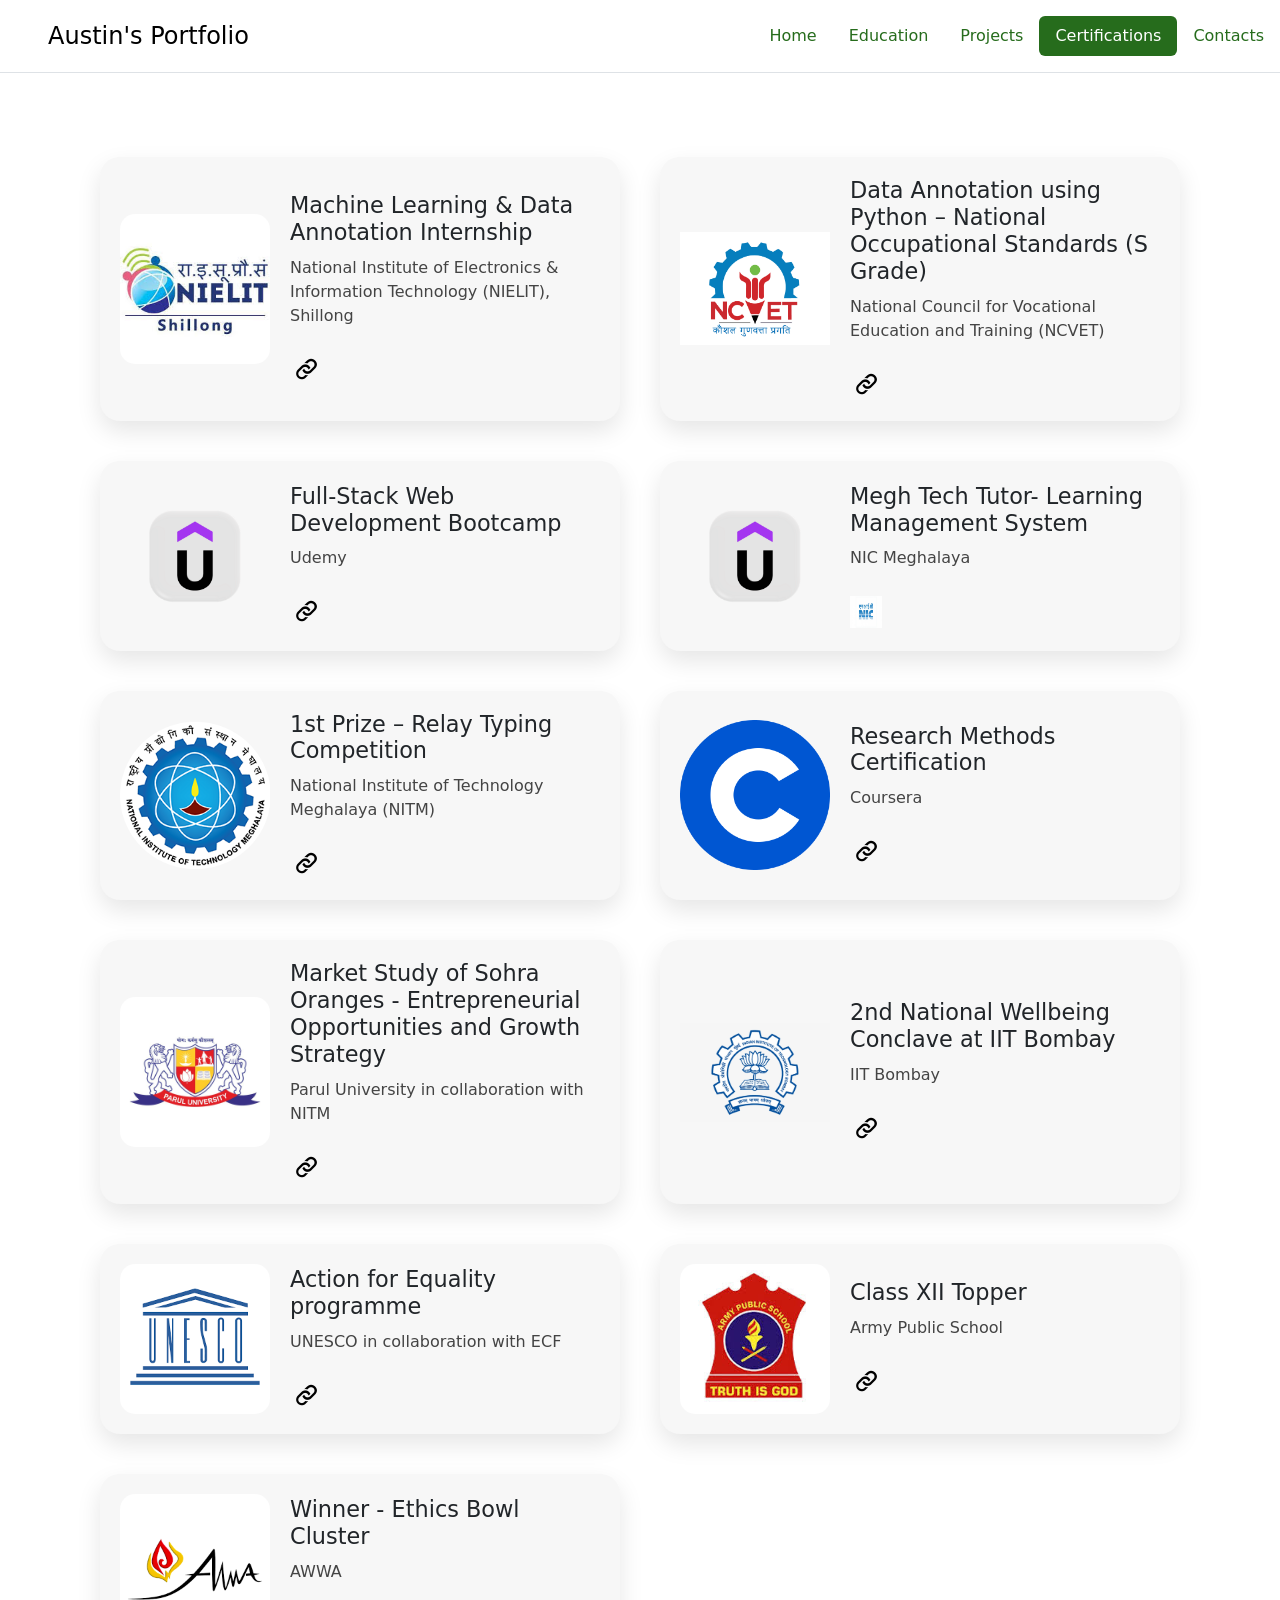
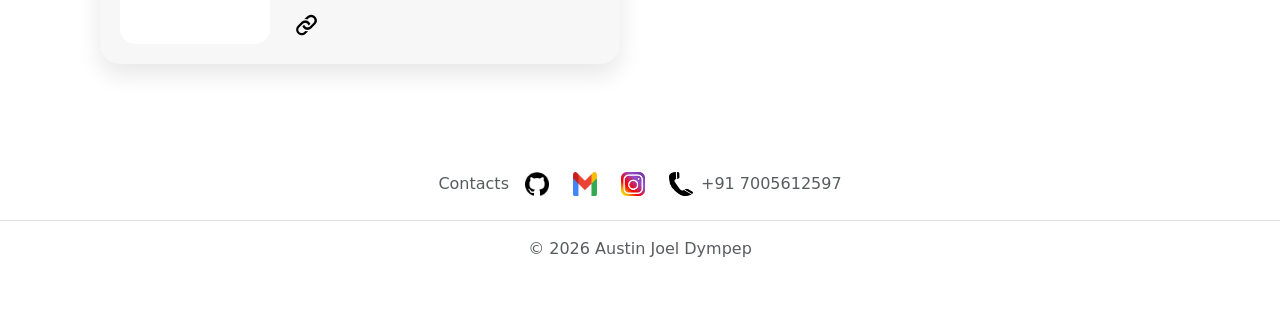
<file: certificates.html>
<!DOCTYPE html>
<html lang="en">

<head>
  <meta charset="UTF-8">
  <meta name="viewport" content="width=device-width, initial-scale=1.0">
  <title>Document</title>
  <link href="https://cdn.jsdelivr.net/npm/bootstrap@5.3.8/dist/css/bootstrap.min.css" rel="stylesheet"
    integrity="sha384-sRIl4kxILFvY47J16cr9ZwB07vP4J8+LH7qKQnuqkuIAvNWLzeN8tE5YBujZqJLB" crossorigin="anonymous">
  <link rel="stylesheet" href="./public/certificates.css">
</head>

<body>
  <!-- Header -->
  <header class="d-flex flex-wrap justify-content-center py-3 mb-4 border-bottom"> <a href="./index.html"
      class="d-flex align-items-center mb-3 mb-md-0 me-md-auto link-body-emphasis text-decoration-none"> <svg
        class="bi me-2" width="40" height="32" aria-hidden="true">
        <use xlink:href="#bootstrap"></use>
      </svg> <span class="fs-4">Austin's Portfolio</span> </a>
    <ul class="nav nav-pills">
      <li class="nav-item"><a href="./index.html" class="nav-link" aria-current="page">Home</a></li>
      <li class="nav-item"><a href="./education.html" class="nav-link">Education</a></li>
      <li class="nav-item"><a href="./projects.html" class="nav-link">Projects</a></li>
      <li class="nav-item"><a href="./certificates.html" class="nav-link active">Certifications</a></li>
      <li class="nav-item"><a href="./contacts.html" class="nav-link">Contacts</a></li>
    </ul>
  </header>

  <div class="grid-layout">
    <div class="grid-card">
      <div class="card-image img1"></div>
      <div class="card-text">
        <h2>Machine Learning & Data Annotation Internship</h2>
        <p>National Institute of Electronics & Information Technology (NIELIT), Shillong</p>
        <a href="./certifications/certificates/Certificate_NIELIT.pdf" target="_blank" class="cert-link">
          <img src="./public/images/link.png" alt="View Certificate">
        </a>
      </div>
    </div>

    <div class="grid-card">
      <div class="card-image img2"></div>
      <div class="card-text">
        <h2>Data Annotation using Python – National Occupational Standards (S Grade)</h2>
        <p>National Council for Vocational Education and Training (NCVET)</p>
        <a href="./certifications/certificates/Certificate_NCVET.pdf" target="_blank" class="cert-link">
          <img src="./public/images/link.png" alt="View Certificate">
        </a>
      </div>
    </div>

    <div class="grid-card">
      <div class="card-image img3"></div>
      <div class="card-text">
        <h2>Full-Stack Web Development Bootcamp</h2>
        <p>Udemy</p>
        <a href="./certifications/certificates/Certificate_WebDev.pdf" target="_blank" class="cert-link">
          <img src="./public/images/link.png" alt="View Certificate">
        </a>
      </div>
    </div>

    <div class="grid-card">
      <div class="card-image img3"></div>
      <div class="card-text">
        <h2>Megh Tech Tutor- Learning Management System</h2>
        <p>NIC Meghalaya</p>
        <a href="./certifications/certificates/Certificate_NIC.pdf" target="_blank" class="cert-link">
          <img src="./public/images/nic.jpeg" alt="View Certificate">
        </a>
      </div>
    </div>

    <div class="grid-card">
      <div class="card-image img4"></div>
      <div class="card-text">
        <h2>1st Prize – Relay Typing Competition</h2>
        <p>National Institute of Technology Meghalaya (NITM)</p>
        <a href="./certifications/certificates/Certificate_NITM.pdf" target="_blank" class="cert-link">
          <img src="./public/images/link.png" alt="View Certificate">
        </a>
      </div>
    </div>

    <div class="grid-card">
      <div class="card-image img5"></div>
      <div class="card-text">
        <h2>Research Methods Certification</h2>
        <p>Coursera</p>
        <a href="./certifications/certificates/Certificate_ResearchMethods.pdf" target="_blank" class="cert-link">
          <img src="./public/images/link.png" alt="View Certificate">
        </a>
      </div>
    </div>

    <div class="grid-card">
      <div class="card-image img6"></div>
      <div class="card-text">
        <h2>Market Study of Sohra Oranges - Entrepreneurial Opportunities and Growth Strategy</h2>
        <p>Parul University in collaboration with NITM</p>
        <a href="./certifications/certificates/Certificate_Parul.pdf" target="_blank" class="cert-link">
          <img src="./public/images/link.png" alt="View Certificate">
        </a>
      </div>
    </div>

    <div class="grid-card">
      <div class="card-image img7"></div>
      <div class="card-text">
        <h2>2nd National Wellbeing Conclave at IIT Bombay</h2>
        <p>IIT Bombay</p>
        <a href="./certifications/certificates/Certificate_IITB.pdf" target="_blank" class="cert-link">
          <img src="./public/images/link.png" alt="View Certificate">
        </a>
      </div>
    </div>

    <div class="grid-card">
      <div class="card-image img8"></div>
      <div class="card-text">
        <h2>Action for Equality programme</h2>
        <p>UNESCO in collaboration with ECF</p>
        <a href="./certifications/certificates/Certificate_SocialJustice.pdf" target="_blank" class="cert-link">
          <img src="./public/images/link.png" alt="View Certificate">
        </a>
      </div>
    </div>

    <div class="grid-card">
      <div class="card-image img9"></div>
      <div class="card-text">
        <h2>Class XII Topper</h2>
        <p>Army Public School</p>
        <a href="./certifications/certificates/Certificate_APS.pdf" target="_blank" class="cert-link">
          <img src="./public/images/link.png" alt="View Certificate">
        </a>
      </div>
    </div>

    <div class="grid-card">
      <div class="card-image img10"></div>
      <div class="card-text">
        <h2>Winner - Ethics Bowl Cluster</h2>
        <p>AWWA</p>
        <a href="./certifications/certificates/Certificate_AWWA.pdf" target="_blank" class="cert-link">
          <img src="./public/images/link.png" alt="View Certificate">
        </a>
      </div>
    </div>

  </div>



  <div class="divider"></div>

  <!-- footer -->
    <div class="container-footer">
        <footer class="py-3 my-4">
            <ul class="nav justify-content-center border-bottom pb-3 mb-3">
                <li class="nav-item"><a href="contacts.html" target="_blank" rel="noopener noreferrer" class="nav-link px-2 text-body-secondary">Contacts</a></li>
                <li class="nav-item"><a href="https://github.com/AustinJoel18" target="_blank" rel="noopener noreferrer" class="nav-link px-2 text-body-secondary"><img class="logo"
                            src="./public/images/github.png" alt="github-logo"></a></li>
                <li class="nav-item"><a href="https://mail.google.com/mail/u/0/#inbox?compose=CllgCJfqbkgqmgRdJVmsRWhfhshDDWdBLkDBKSkNbzBLBBJNMRsczLvvZpdwrvRCDxLFbMHsQkL" target="_blank" rel="noopener noreferrer" class="nav-link px-2 text-body-secondary"><img class="logo"
                            src="./public/images/gmail.png" alt="gmail-logo"></a></li>
                <li class="nav-item"><a href="https://www.instagram.com/austin_.joel?igsh=MXQ4eDZkbnhpNGNudw==" target="_blank" rel="noopener noreferrer" class="nav-link px-2 text-body-secondary"><img class="logo"
                            src="./public/images/instagram.png" alt="instagram-logo"></a></li>
                <li class="nav-item"><a href="#" class="nav-link px-2 text-body-secondary"><img class="logo"
                            src="./public/images/phone.png" alt="phone-logo">+91 7005612597</a></li>
            </ul>
            <p class="text-center text-body-secondary">© 2026 Austin Joel Dympep</p>
        </footer>
    </div>

  <script src="https://cdn.jsdelivr.net/npm/bootstrap@5.3.8/dist/js/bootstrap.bundle.min.js"
    integrity="sha384-FKyoEForCGlyvwx9Hj09JcYn3nv7wiPVlz7YYwJrWVcXK/BmnVDxM+D2scQbITxI"
    crossorigin="anonymous"></script>
</body>

</html>
</file>
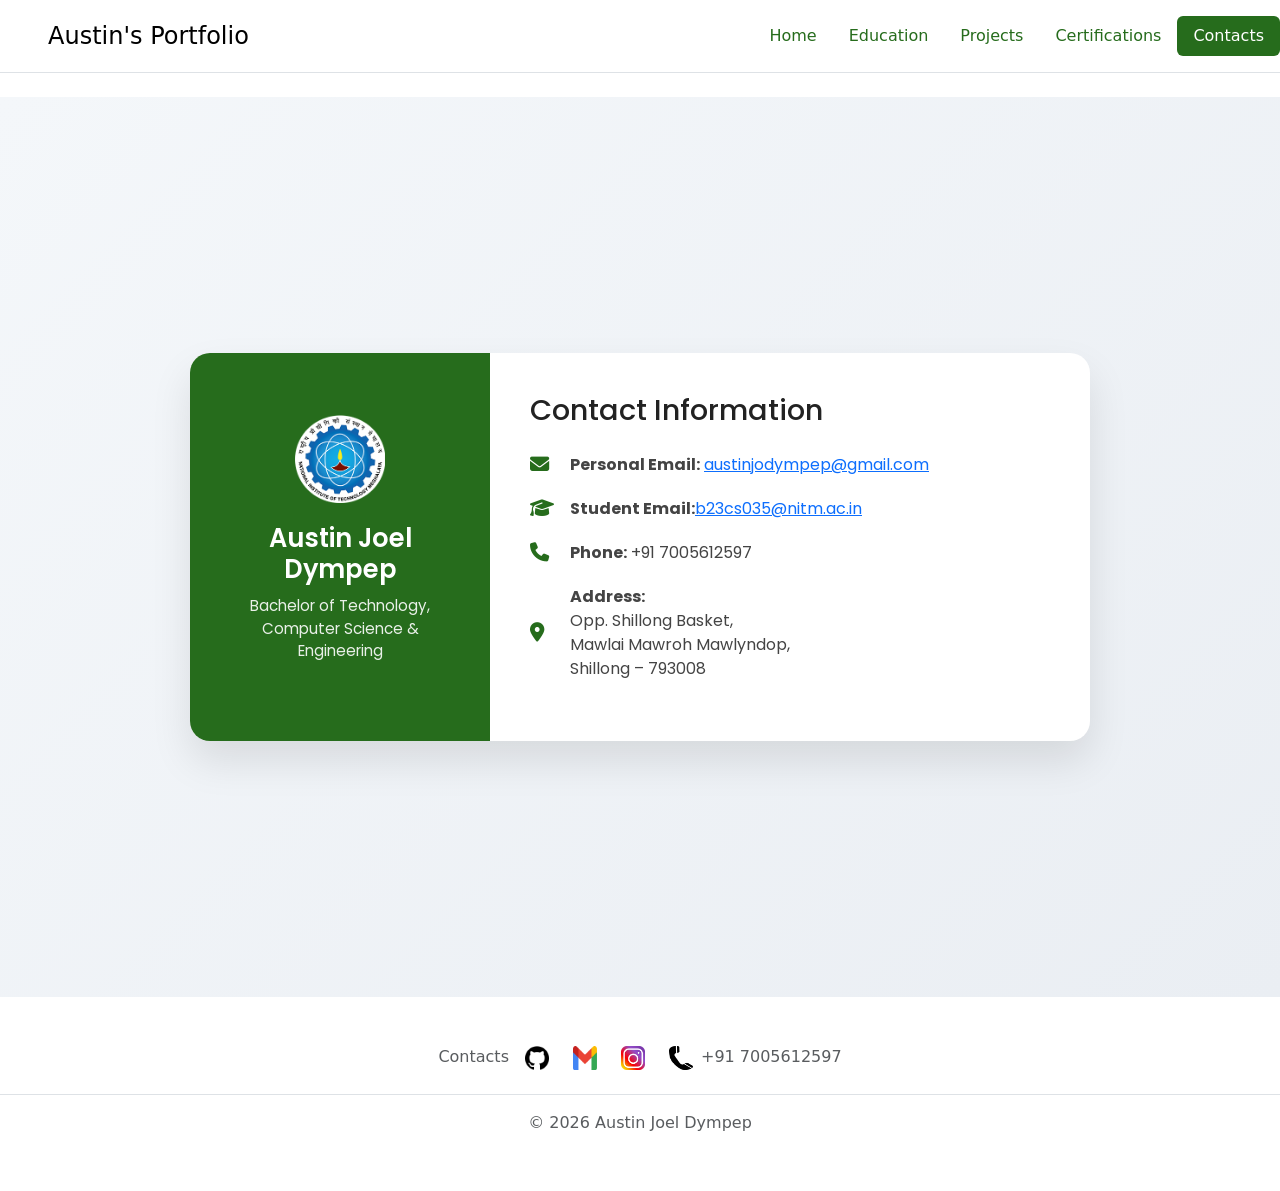
<file: contacts.html>
<!DOCTYPE html>
<html lang="en">

<head>
    <meta charset="UTF-8" />
    <meta name="viewport" content="width=device-width, initial-scale=1.0" />
    <title>Contact Details</title>

    <link href="https://cdn.jsdelivr.net/npm/bootstrap@5.3.8/dist/css/bootstrap.min.css" rel="stylesheet"
        integrity="sha384-sRIl4kxILFvY47J16cr9ZwB07vP4J8+LH7qKQnuqkuIAvNWLzeN8tE5YBujZqJLB" crossorigin="anonymous">
    <!-- Google Font -->
    <link href="https://fonts.googleapis.com/css2?family=Poppins:wght@300;400;600&display=swap" rel="stylesheet">

    <!-- Icons -->
    <link href="https://cdnjs.cloudflare.com/ajax/libs/font-awesome/6.5.0/css/all.min.css" rel="stylesheet">

    <link rel="stylesheet" href="./public/contacts.css" />
</head>

<body>
    <!-- Header -->
    <header class="d-flex flex-wrap justify-content-center py-3 mb-4 border-bottom"> <a href="./index.html"
            class="d-flex align-items-center mb-3 mb-md-0 me-md-auto link-body-emphasis text-decoration-none"> <svg
                class="bi me-2" width="40" height="32" aria-hidden="true">
                <use xlink:href="#bootstrap"></use>
            </svg> <span class="fs-4">Austin's Portfolio</span> </a>
        <ul class="nav nav-pills">
            <li class="nav-item"><a href="./index.html" class="nav-link" aria-current="page">Home</a></li>
            <li class="nav-item"><a href="./education.html" class="nav-link">Education</a></li>
            <li class="nav-item"><a href="./projects.html" class="nav-link">Projects</a></li>
            <li class="nav-item"><a href="./certificates.html" class="nav-link">Certifications</a></li>
            <li class="nav-item"><a href="./contacts.html" class="nav-link active">Contacts</a></li>
        </ul>
    </header>

    <div class="container-contact">
        <div class="contact-card">

            <!-- LEFT LOGO SECTION -->
            <div class="contact-logo">
                <!-- Replace with your logo -->
                <img src="./public/images/nitm.png" alt="Logo" />
                <h2>Austin Joel Dympep</h2>
                <p>Bachelor of Technology, Computer Science & Engineering</p>
            </div>

            <!-- RIGHT DETAILS SECTION -->
            <div class="contact-details">
                <h3>Contact Information</h3>

                <div class="contact-item">
                    <i class="fas fa-envelope"></i>
                    <span><strong>Personal Email:</strong> <a
                            href="https://mail.google.com/mail/u/0/#inbox?compose=CllgCJfqbkgqmgRdJVmsRWhfhshDDWdBLkDBKSkNbzBLBBJNMRsczLvvZpdwrvRCDxLFbMHsQkL" target="_blank" rel="noopener noreferrer">
                            austinjodympep@gmail.com</a></span>
                </div>

                <div class="contact-item">
                    <i class="fas fa-graduation-cap"></i>
                    <span><strong>Student Email:</strong><a
                            href="https://mail.google.com/mail/u/0/?tab=rm&ogbl#inbox?compose=CllgCJTGmjsVLGxSfGPKBTqkRBjWqstxhgMMRczBQxJqZqHKpHdjKDvsppwklBzfpQTqWQFQSgV" target="_blank" rel="noopener noreferrer">b23cs035@nitm.ac.in</a></span>
                </div>

                <div class="contact-item">
                    <i class="fas fa-phone"></i>
                    <span><strong>Phone:</strong> +91 7005612597</span>
                </div>

                <div class="contact-item">
                    <i class="fas fa-location-dot"></i>
                    <span>
                        <strong>Address:</strong><br />
                        Opp. Shillong Basket,<br />
                        Mawlai Mawroh Mawlyndop,<br />
                        Shillong – 793008
                    </span>
                </div>
            </div>

        </div>
    </div>

    <!-- footer -->
    <div class="container-footer">
        <footer class="py-3 my-4">
            <ul class="nav justify-content-center border-bottom pb-3 mb-3">
                <li class="nav-item"><a href="contacts.html" target="_blank" rel="noopener noreferrer" class="nav-link px-2 text-body-secondary">Contacts</a></li>
                <li class="nav-item"><a href="https://github.com/AustinJoel18" target="_blank" rel="noopener noreferrer" class="nav-link px-2 text-body-secondary"><img class="logo"
                            src="./public/images/github.png" alt="github-logo"></a></li>
                <li class="nav-item"><a href="https://mail.google.com/mail/u/0/#inbox?compose=CllgCJfqbkgqmgRdJVmsRWhfhshDDWdBLkDBKSkNbzBLBBJNMRsczLvvZpdwrvRCDxLFbMHsQkL" target="_blank" rel="noopener noreferrer" class="nav-link px-2 text-body-secondary"><img class="logo"
                            src="./public/images/gmail.png" alt="gmail-logo"></a></li>
                <li class="nav-item"><a href="https://www.instagram.com/austin_.joel?igsh=MXQ4eDZkbnhpNGNudw==" target="_blank" rel="noopener noreferrer" class="nav-link px-2 text-body-secondary"><img class="logo"
                            src="./public/images/instagram.png" alt="instagram-logo"></a></li>
                <li class="nav-item"><a href="#" class="nav-link px-2 text-body-secondary"><img class="logo"
                            src="./public/images/phone.png" alt="phone-logo">+91 7005612597</a></li>
            </ul>
            <p class="text-center text-body-secondary">© 2026 Austin Joel Dympep</p>
        </footer>
    </div>

    <script src="https://cdn.jsdelivr.net/npm/bootstrap@5.3.8/dist/js/bootstrap.bundle.min.js"
        integrity="sha384-FKyoEForCGlyvwx9Hj09JcYn3nv7wiPVlz7YYwJrWVcXK/BmnVDxM+D2scQbITxI"
        crossorigin="anonymous"></script>
</body>

</html>
</file>
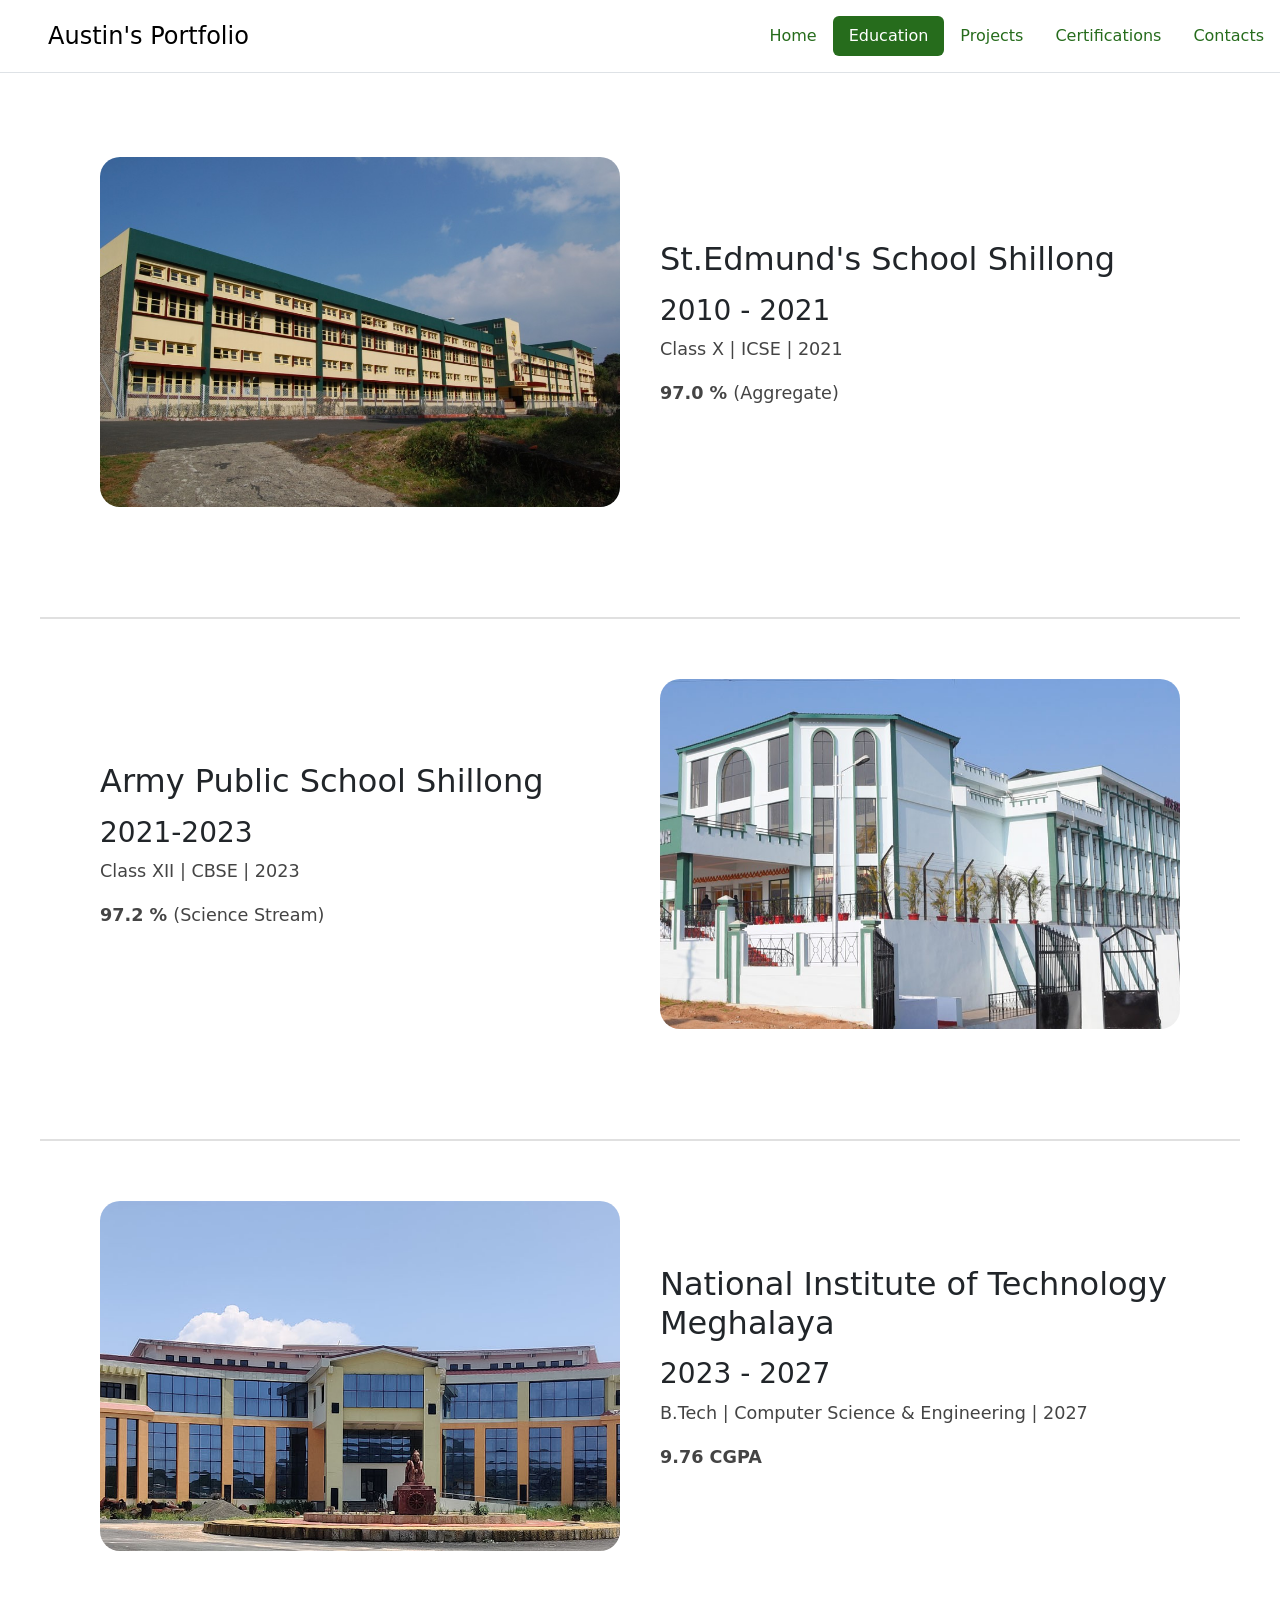
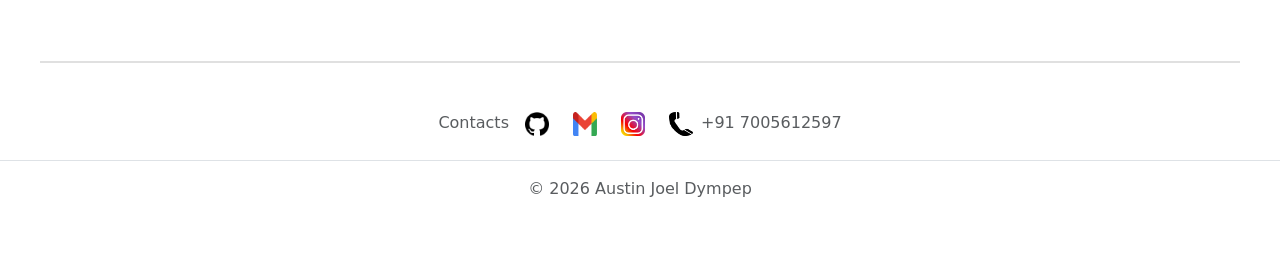
<file: education.html>
<!DOCTYPE html>
<html lang="en">

<head>
    <meta charset="UTF-8">
    <meta name="viewport" content="width=device-width, initial-scale=1.0">
    <title>Document</title>
    <link href="https://cdn.jsdelivr.net/npm/bootstrap@5.3.8/dist/css/bootstrap.min.css" rel="stylesheet"
        integrity="sha384-sRIl4kxILFvY47J16cr9ZwB07vP4J8+LH7qKQnuqkuIAvNWLzeN8tE5YBujZqJLB" crossorigin="anonymous">
    <link rel="stylesheet" href="./public/education.css">
</head>

<body>
    <header class="d-flex flex-wrap justify-content-center py-3 mb-4 border-bottom"> <a href="./index.html"
            class="d-flex align-items-center mb-3 mb-md-0 me-md-auto link-body-emphasis text-decoration-none"> <svg
                class="bi me-2" width="40" height="32" aria-hidden="true">
                <use xlink:href="#bootstrap"></use>
            </svg> <span class="fs-4">Austin's Portfolio</span> </a>
        <ul class="nav nav-pills">
            <li class="nav-item"><a href="./index.html" class="nav-link" aria-current="page">Home</a></li>
            <li class="nav-item"><a href="./education.html" class="nav-link active">Education</a></li>
            <li class="nav-item"><a href="./projects.html" class="nav-link">Projects</a></li>
            <li class="nav-item"><a href="./certificates.html" class="nav-link">Certifications</a></li>
            <li class="nav-item"><a href="./contacts.html" class="nav-link">Contacts</a></li>
        </ul>
    </header>

    <div class="side-layout">
        <div class="image-panel" style="background-image: url('./public/images/edmunds.jpg');"></div>
        <div class="text-panel">
            <h2>St.Edmund's School Shillong</h2>
            <h3>2010 - 2021</h3>
            <p>
                Class X | ICSE | 2021
            </p>
            <p>
                <b>97.0 % </b>(Aggregate)
            </p>
        </div>
    </div>

    <div class="divider"></div>

    <div class="side-layout">
        <div class="text-panel">
            <h2>Army Public School Shillong</h2>
            <h3>2021-2023</h3>
            <p>
                Class XII | CBSE | 2023
            </p>
            <p>
                <b>97.2 % </b>(Science Stream)
            </p>
        </div>
        <div class="image-panel" style="background-image: url('./public/images/aps.jpg');"></div>
    </div>

    <div class="divider"></div>

    <div class="side-layout">
        <div class="image-panel" style="background-image: url('./public/images/nitm.jpg');"></div>
        <div class="text-panel">
            <h2>National Institute of Technology Meghalaya</h2>
            <h3>2023 - 2027</h3>
            <p>
                B.Tech | Computer Science & Engineering | 2027
            </p>
            <p>
                <b>9.76 CGPA</b>
            </p>
        </div>
    </div>

    <div class="divider"></div>

    <!-- footer -->
    <div class="container-footer">
        <footer class="py-3 my-4">
            <ul class="nav justify-content-center border-bottom pb-3 mb-3">
                <li class="nav-item"><a href="contacts.html" target="_blank" rel="noopener noreferrer" class="nav-link px-2 text-body-secondary">Contacts</a></li>
                <li class="nav-item"><a href="https://github.com/AustinJoel18" target="_blank" rel="noopener noreferrer" class="nav-link px-2 text-body-secondary"><img class="logo"
                            src="./public/images/github.png" alt="github-logo"></a></li>
                <li class="nav-item"><a href="https://mail.google.com/mail/u/0/#inbox?compose=CllgCJfqbkgqmgRdJVmsRWhfhshDDWdBLkDBKSkNbzBLBBJNMRsczLvvZpdwrvRCDxLFbMHsQkL" target="_blank" rel="noopener noreferrer" class="nav-link px-2 text-body-secondary"><img class="logo"
                            src="./public/images/gmail.png" alt="gmail-logo"></a></li>
                <li class="nav-item"><a href="https://www.instagram.com/austin_.joel?igsh=MXQ4eDZkbnhpNGNudw==" target="_blank" rel="noopener noreferrer" class="nav-link px-2 text-body-secondary"><img class="logo"
                            src="./public/images/instagram.png" alt="instagram-logo"></a></li>
                <li class="nav-item"><a href="#" class="nav-link px-2 text-body-secondary"><img class="logo"
                            src="./public/images/phone.png" alt="phone-logo">+91 7005612597</a></li>
            </ul>
            <p class="text-center text-body-secondary">© 2026 Austin Joel Dympep</p>
        </footer>
    </div>


    <script src="https://cdn.jsdelivr.net/npm/bootstrap@5.3.8/dist/js/bootstrap.bundle.min.js"
        integrity="sha384-FKyoEForCGlyvwx9Hj09JcYn3nv7wiPVlz7YYwJrWVcXK/BmnVDxM+D2scQbITxI"
        crossorigin="anonymous"></script>
</body>

</html>
</file>
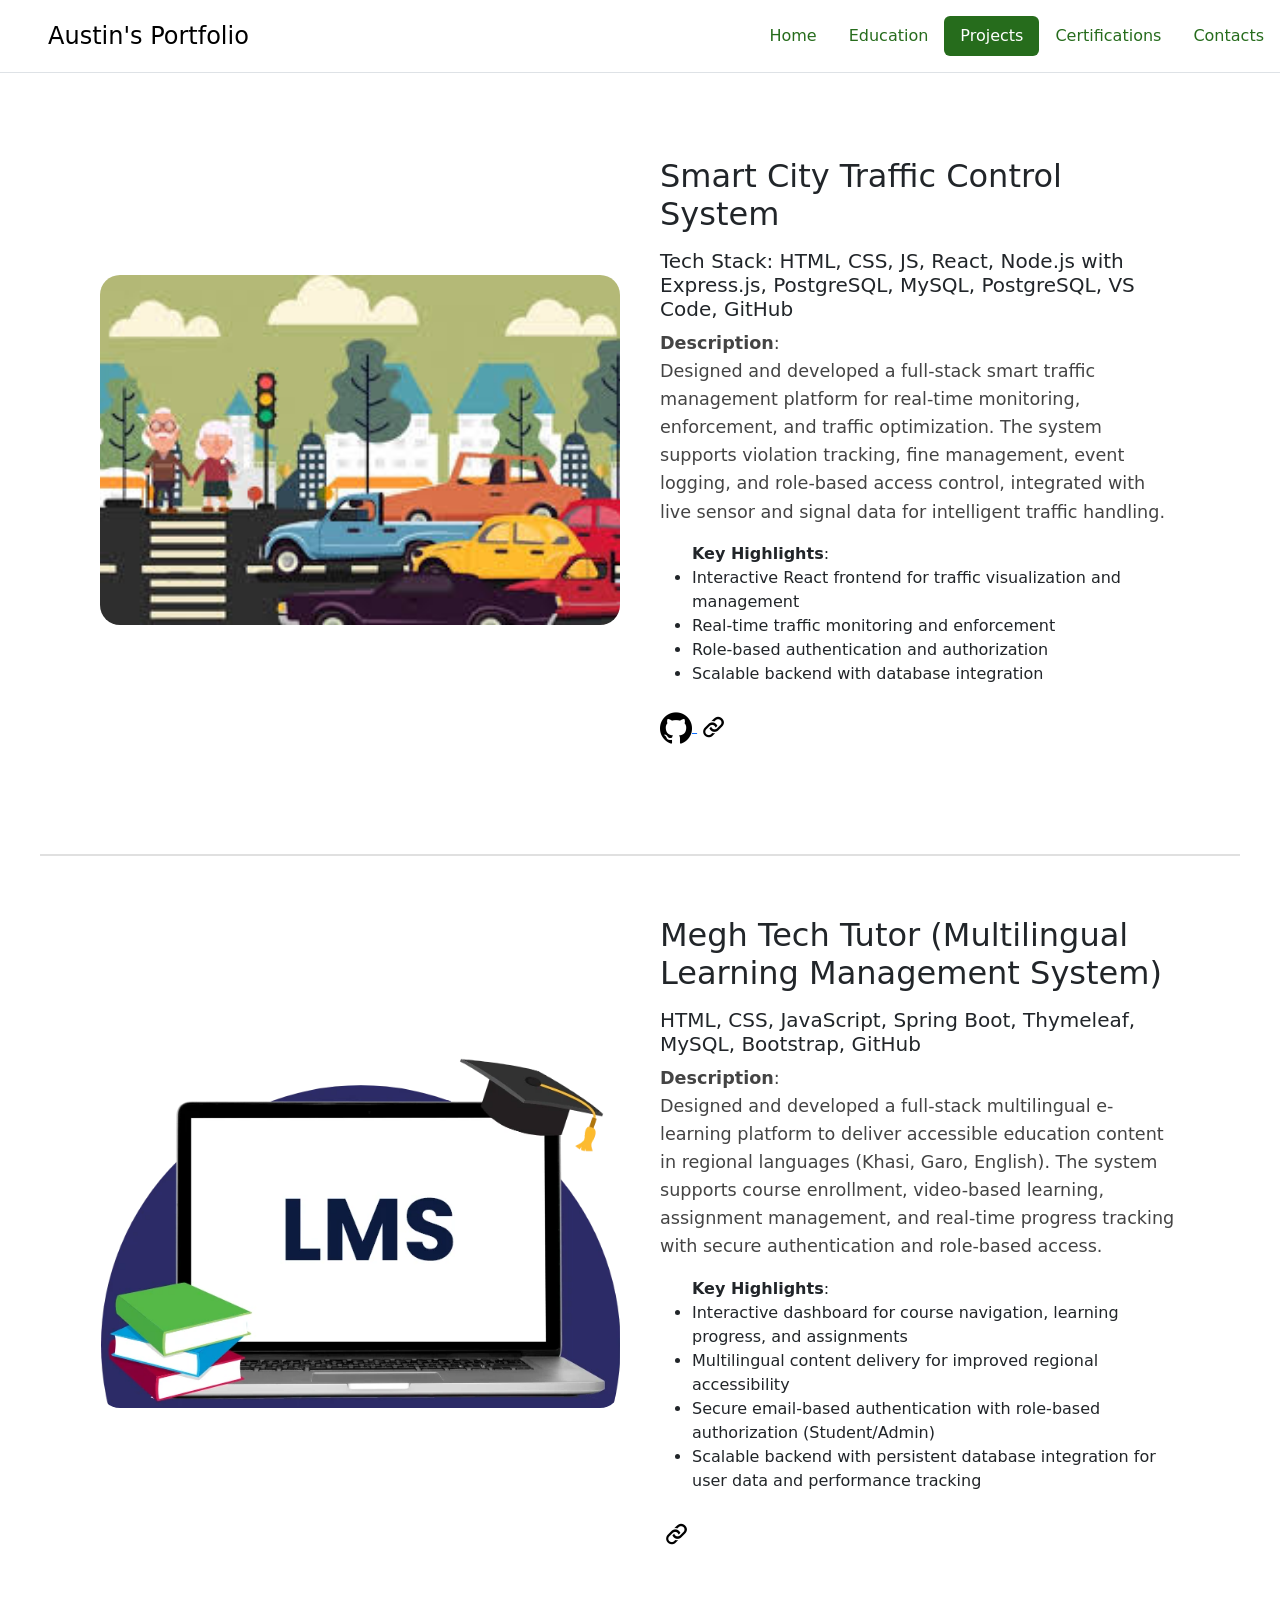
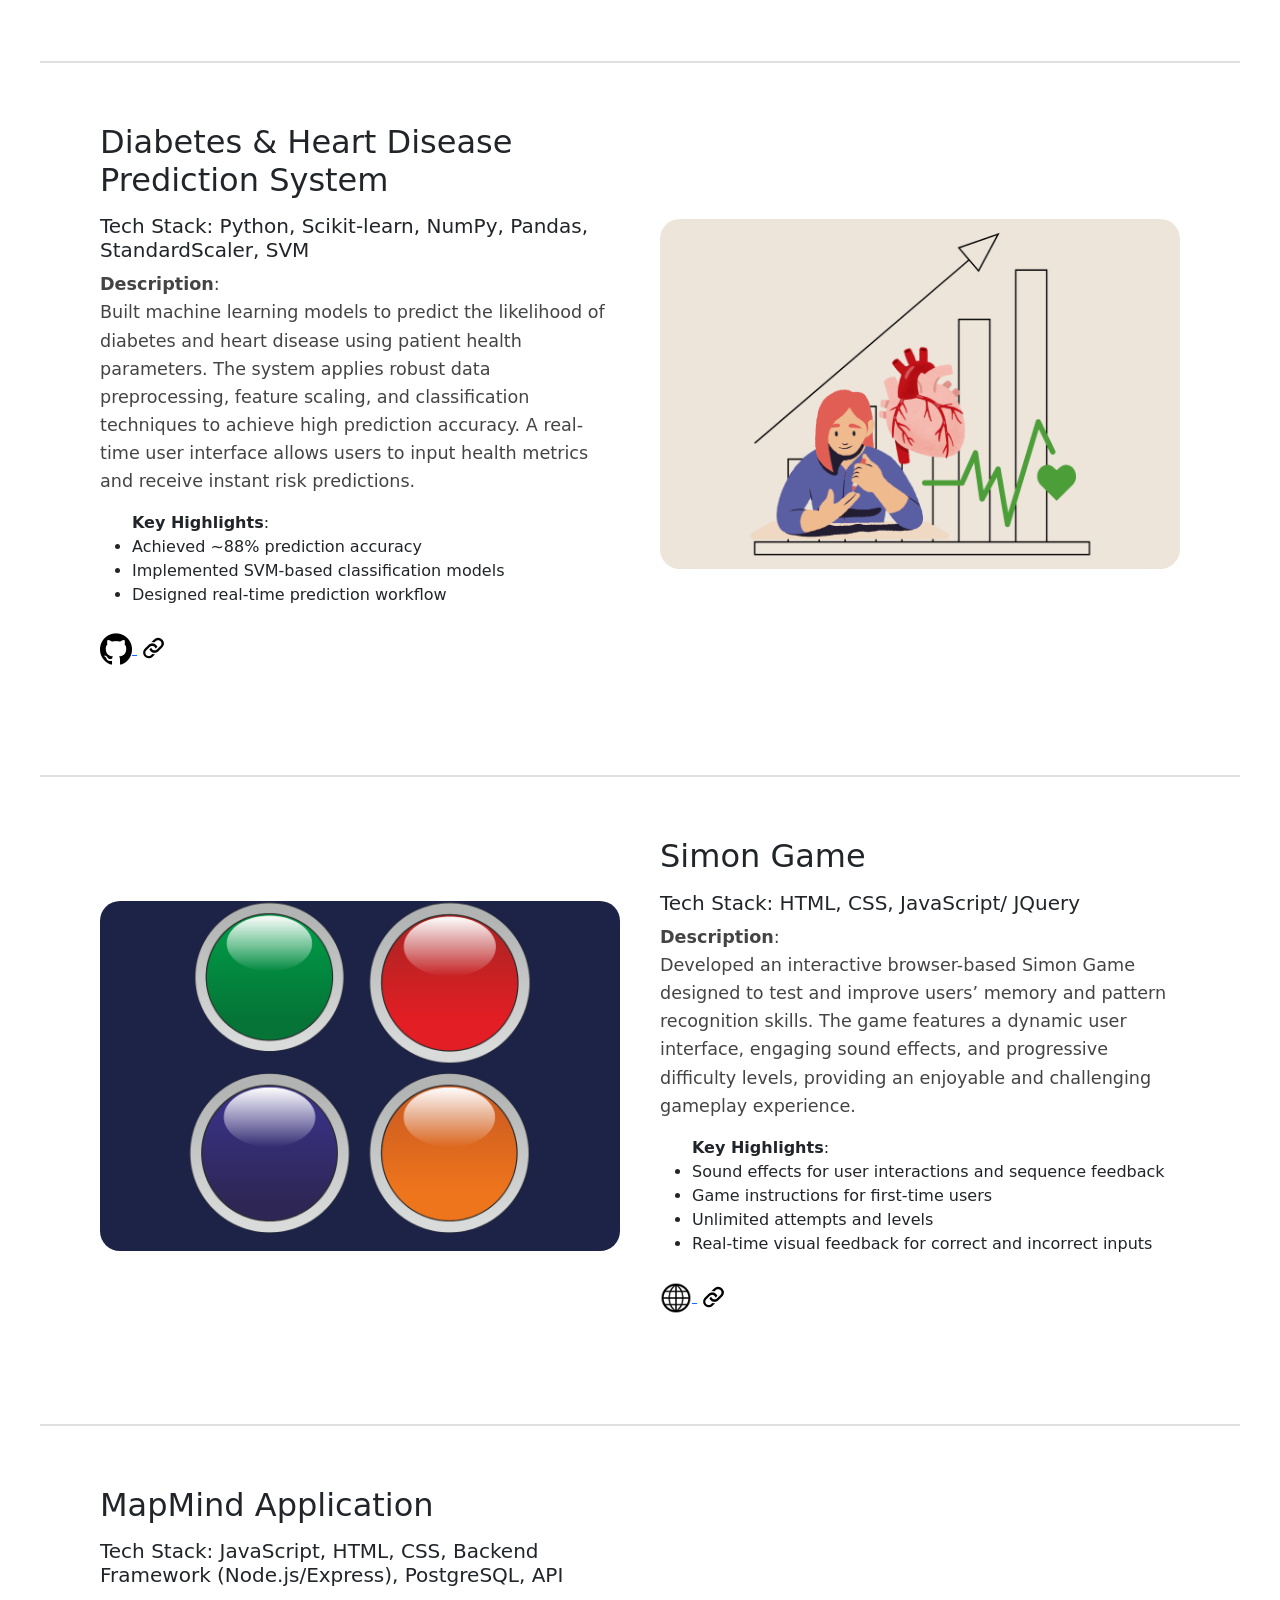
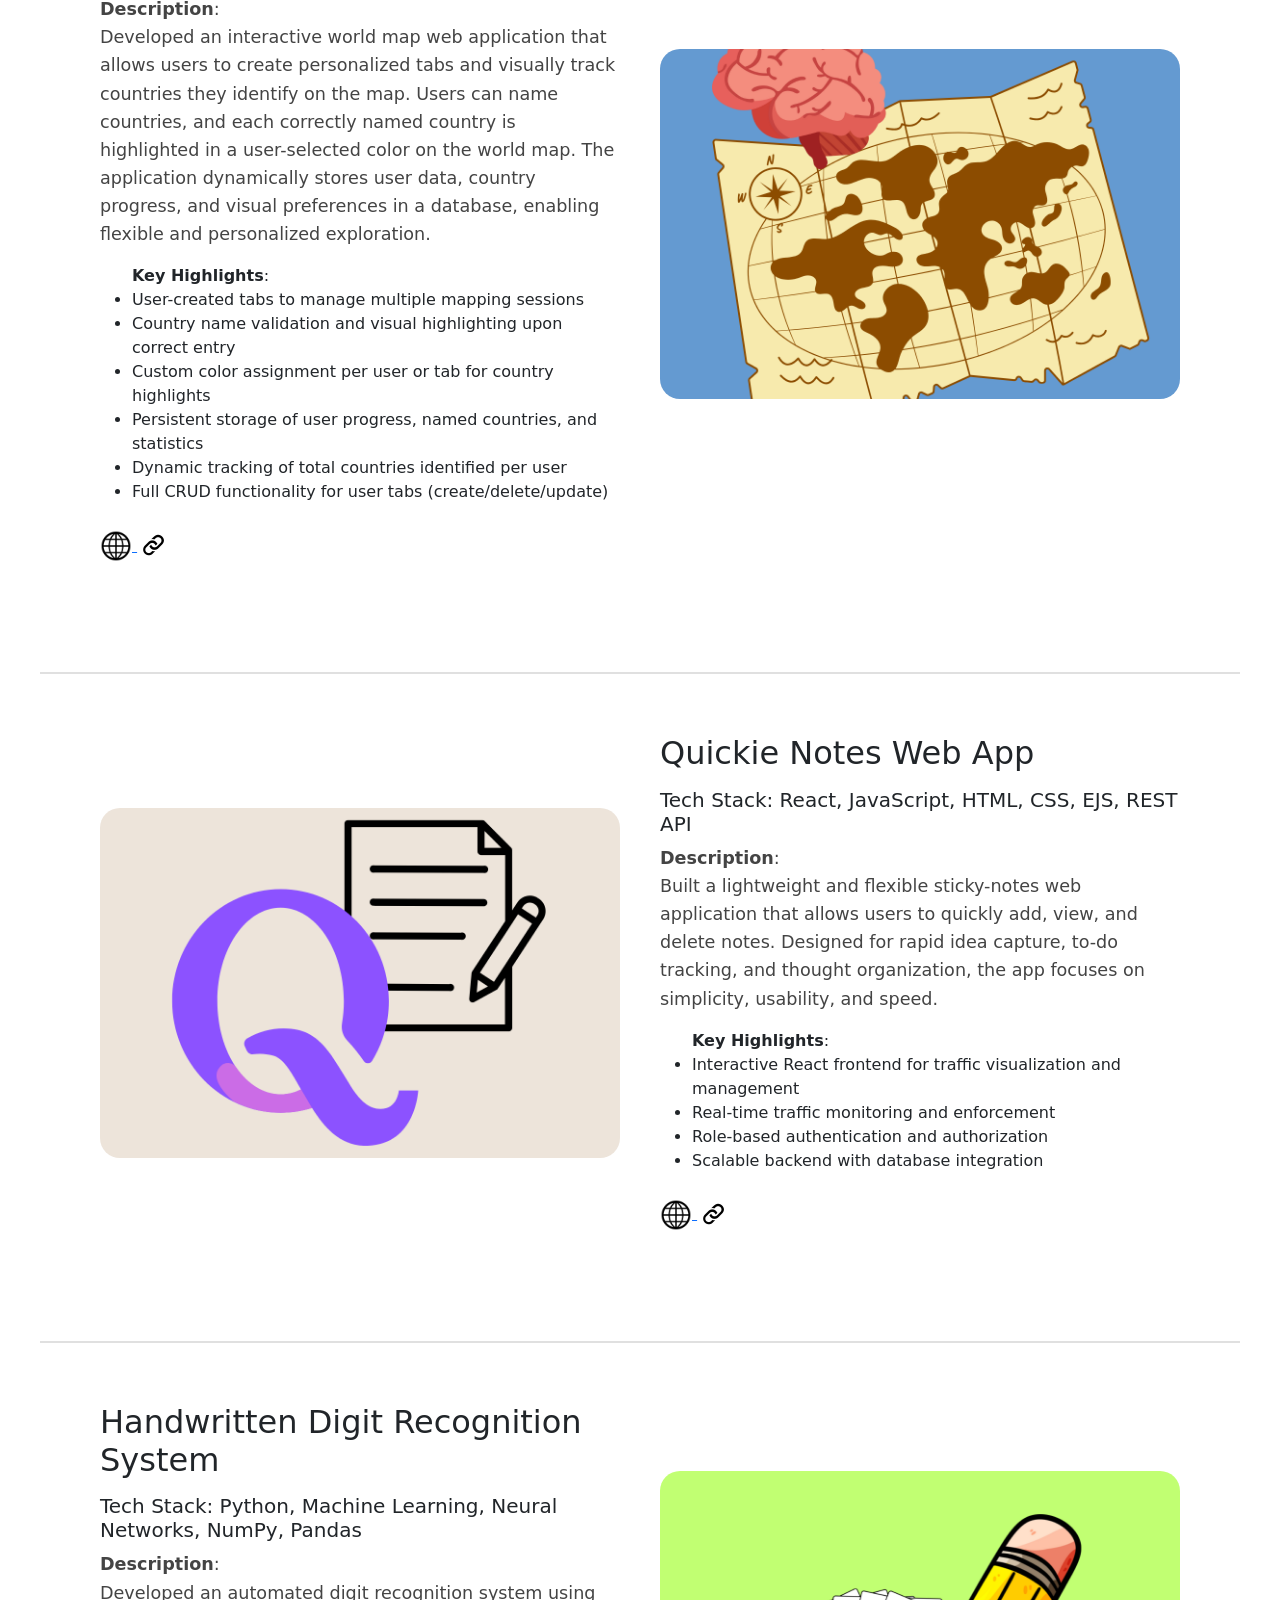
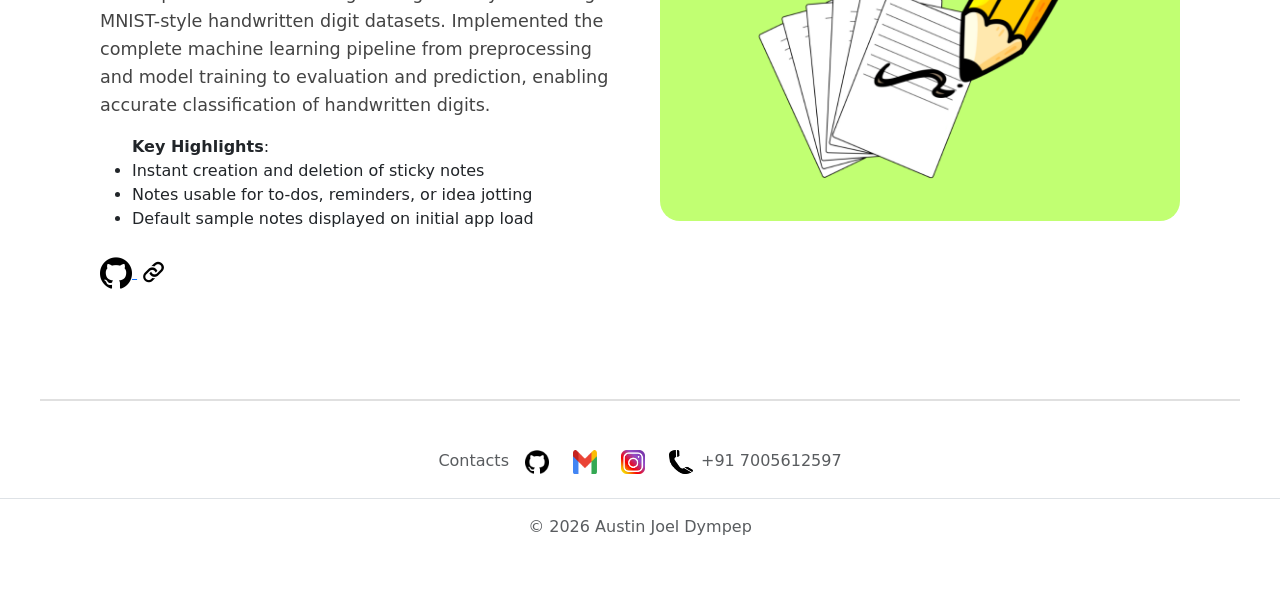
<file: projects.html>
<!DOCTYPE html>
<html lang="en">

<head>
    <meta charset="UTF-8">
    <meta name="viewport" content="width=device-width, initial-scale=1.0">
    <title>Document</title>
    <link href="https://cdn.jsdelivr.net/npm/bootstrap@5.3.8/dist/css/bootstrap.min.css" rel="stylesheet"
        integrity="sha384-sRIl4kxILFvY47J16cr9ZwB07vP4J8+LH7qKQnuqkuIAvNWLzeN8tE5YBujZqJLB" crossorigin="anonymous">
    <link rel="stylesheet" href="./public/projects.css">
</head>

<body>
    <!-- Header -->
    <header class="d-flex flex-wrap justify-content-center py-3 mb-4 border-bottom"> <a href="./index.html"
            class="d-flex align-items-center mb-3 mb-md-0 me-md-auto link-body-emphasis text-decoration-none"> <svg
                class="bi me-2" width="40" height="32" aria-hidden="true">
                <use xlink:href="#bootstrap"></use>
            </svg> <span class="fs-4">Austin's Portfolio</span> </a>
        <ul class="nav nav-pills">
            <li class="nav-item"><a href="./index.html" class="nav-link" aria-current="page">Home</a></li>
            <li class="nav-item"><a href="./education.html" class="nav-link">Education</a></li>
            <li class="nav-item"><a href="./projects.html" class="nav-link active">Projects</a></li>
            <li class="nav-item"><a href="./certificates.html" class="nav-link">Certifications</a></li>
            <li class="nav-item"><a href="./contacts.html" class="nav-link">Contacts</a></li>
        </ul>
    </header>

    <!-- Smart traffic management platform  -->
    <div class="side-layout">
        <div class="image-panel" style="background-image: url('./public/images/traffic.jpg');"></div>
        <div class="text-panel">
            <h2>Smart City Traffic Control System</h2>
            <h5>Tech Stack: HTML, CSS, JS, React, Node.js with Express.js, PostgreSQL, MySQL, PostgreSQL, VS Code,
                GitHub</h5>
            <p>
                <b>Description</b>:<br>
                Designed and developed a full-stack smart traffic management platform for real-time monitoring,
                enforcement, and traffic optimization. The system supports violation tracking, fine management, event
                logging, and role-based access control, integrated with live sensor and signal data for intelligent
                traffic handling.
            </p>
            <ul>
                <b>Key Highlights</b>:
                <li>Interactive React frontend for traffic visualization and management</li>
                <li>Real-time traffic monitoring and enforcement</li>
                <li>Role-based authentication and authorization</li>
                <li>Scalable backend with database integration</li>
            </ul>
            <a href="https://github.com/AustinJoel18/Smart-City-Traffic-Control-Management-System" target="_blank" class="cert-link">
                <img src="./public/images/github.png" alt="View Repository"> <img src="./public/images/link.png" alt="View Repository">
            </a>
        </div>
    </div>

    <div class="divider"></div>

    <!-- Megh Tech Tutor  -->
    <div class="side-layout">
        <div class="image-panel" style="background-image: url('./public/images/lms.webp');"></div>
        <div class="text-panel">
            <h2>Megh Tech Tutor (Multilingual Learning Management System)</h2>
            <h5>HTML, CSS, JavaScript, Spring Boot, Thymeleaf, MySQL, Bootstrap, GitHub</h5>
            <p>
                <b>Description</b>:<br>
                Designed and developed a full-stack multilingual e-learning platform to deliver accessible education content in regional languages (Khasi, Garo, English). The system supports course enrollment, video-based learning, assignment management, and real-time progress tracking with secure authentication and role-based access.
            </p>
            <ul>
                <b>Key Highlights</b>:
                <li>Interactive dashboard for course navigation, learning progress, and assignments</li>
                <li>Multilingual content delivery for improved regional accessibility</li>
                <li>Secure email-based authentication with role-based authorization (Student/Admin)</li>
                <li>Scalable backend with persistent database integration for user data and performance tracking</li>
            </ul>
            <a href="./certifications/certificates/Certificate_NIC.pdf" target="_blank" class="cert-link">
                <img src="./public/images/link.png" alt="View Certificate">
            </a>
        </div>
    </div>

    <div class="divider"></div>


    <!-- Heart Disease & Diabetes Prediction System -->
    <div class="side-layout">
        <div class="text-panel">
            <h2>Diabetes & Heart Disease Prediction System</h2>
            <h5>Tech Stack: Python, Scikit-learn, NumPy, Pandas, StandardScaler, SVM</h5>
            <p>
                <b>Description</b>:<br>
                Built machine learning models to predict the likelihood of diabetes and heart disease using patient
                health parameters. The system applies robust data preprocessing, feature scaling, and classification
                techniques to achieve high prediction accuracy. A real-time user interface allows users to input health
                metrics and receive instant risk predictions.
            </p>
            <ul>
                <b>Key Highlights</b>:
                <li>Achieved ~88% prediction accuracy</li>
                <li>Implemented SVM-based classification models</li>
                <li>Designed real-time prediction workflow</li>
            </ul>
            <a href="https://github.com/AustinJoel18/Disease-Prediction" target="_blank" class="cert-link">
                <img src="./public/images/github.png" alt="View Repository"> <img src="./public/images/link.png" alt="View Repository">
            </a>
        </div>
        <div class="image-panel" style="background-image: url('./public/images/prediction.png');"></div>
    </div>

    <div class="divider"></div>

    <!-- Simon Game -->
    <div class="side-layout">
        <div class="image-panel" style="background-image: url('./public/images/simon.png');"></div>
        <div class="text-panel">
            <h2>Simon Game</h2>
            <h5>Tech Stack: HTML, CSS, JavaScript/ JQuery</h5>
            <p>
                <b>Description</b>:<br>
                Developed an interactive browser-based Simon Game designed to test and improve users’ memory and pattern
                recognition skills. The game features a dynamic user interface, engaging sound effects, and progressive
                difficulty levels, providing an enjoyable and challenging gameplay experience.
            </p>
            <ul>
                <b>Key Highlights</b>:
                <li>Sound effects for user interactions and sequence feedback</li>
                <li>Game instructions for first-time users</li>
                <li>Unlimited attempts and levels</li>
                <li>Real-time visual feedback for correct and incorrect inputs</li>
            </ul>
            <a href="https://austinjoel18.github.io/The-Simon-Game/" target="_blank" class="cert-link">
                <img src="./public/images/web.png" alt="View Repository"> <img src="./public/images/link.png" alt="View Repository">
            </a>
        </div>
    </div>

    <div class="divider"></div>

    <!-- MindMap Application -->
    <div class="side-layout">
        <div class="text-panel">
            <h2>MapMind Application</h2>
            <h5>Tech Stack: JavaScript, HTML, CSS, Backend Framework (Node.js/Express), PostgreSQL, API</h5>
            <p>
                <b>Description</b>:<br>
                Developed an interactive world map web application that allows users to create personalized tabs and
                visually track countries they identify on the map. Users can name countries, and each correctly named
                country is highlighted in a user-selected color on the world map. The application dynamically stores
                user data, country progress, and visual preferences in a database, enabling flexible and personalized
                exploration.
            </p>
            <ul>
                <b>Key Highlights</b>:
                <li>User-created tabs to manage multiple mapping sessions</li>
                <li>Country name validation and visual highlighting upon correct entry</li>
                <li>Custom color assignment per user or tab for country highlights</li>
                <li>Persistent storage of user progress, named countries, and statistics</li>
                <li>Dynamic tracking of total countries identified per user</li>
                <li>Full CRUD functionality for user tabs (create/delete/update)</li>
            </ul>
            <a href="https://mapmind-v022.onrender.com/" target="_blank" class="cert-link">
                <img src="./public/images/web.png" alt="View Repository"> <img src="./public/images/link.png" alt="View Repository">
            </a>
        </div>
        <div class="image-panel" style="background-image: url('./public/images/mindmap.png');"></div>
    </div>

    <div class="divider"></div>

    <!-- Quickie Notes Web App -->
    <div class="side-layout">
        <div class="image-panel" style="background-image: url('./public/images/quickie.png');"></div>
        <div class="text-panel">
            <h2>Quickie Notes Web App</h2>
            <h5>Tech Stack: React, JavaScript, HTML, CSS, EJS, REST API</h5>
            <p>
                <b>Description</b>:<br>
                Built a lightweight and flexible sticky-notes web application that allows users to quickly add, view,
                and delete notes. Designed for rapid idea capture, to-do tracking, and thought organization, the app
                focuses on simplicity, usability, and speed.
            </p>
            <ul>
                <b>Key Highlights</b>:
                <li>Interactive React frontend for traffic visualization and management</li>
                <li>Real-time traffic monitoring and enforcement</li>
                <li>Role-based authentication and authorization</li>
                <li>Scalable backend with database integration</li>
            </ul>
            <a href="https://quickie-notes-app.vercel.app/" target="_blank" class="cert-link">
                <img src="./public/images/web.png" alt="View Repository"> <img src="./public/images/link.png" alt="View Repository">
            </a>
        </div>
    </div>

    <div class="divider"></div>

    <!-- Hand-written Digit Recognition System -->
    <div class="side-layout">
        <div class="text-panel">
            <h2>Handwritten Digit Recognition System</h2>
            <h5>Tech Stack: Python, Machine Learning, Neural Networks, NumPy, Pandas</h5>
            <p>
                <b>Description</b>:<br>
                Developed an automated digit recognition system using MNIST-style handwritten digit datasets.
                Implemented the complete machine learning pipeline from preprocessing and model training to evaluation
                and prediction, enabling accurate classification of handwritten digits.
            </p>
            <ul>
                <b>Key Highlights</b>:
                <li>Instant creation and deletion of sticky notes</li>
                <li>Notes usable for to-dos, reminders, or idea jotting</li>
                <li>Default sample notes displayed on initial app load</li>
            </ul>
            <a href="https://github.com/AustinJoel18/Digit-Recognition" target="_blank" class="cert-link">
                <img src="./public/images/github.png" alt="View Repository"> <img src="./public/images/link.png" alt="View Repository">
            </a>
        </div>
        <div class="image-panel" style="background-image: url('./public/images/digit.png');"></div>

    </div>

    <div class="divider"></div>

    <!-- footer -->
    <div class="container-footer">
        <footer class="py-3 my-4">
            <ul class="nav justify-content-center border-bottom pb-3 mb-3">
                <li class="nav-item"><a href="contacts.html" target="_blank" rel="noopener noreferrer" class="nav-link px-2 text-body-secondary">Contacts</a></li>
                <li class="nav-item"><a href="https://github.com/AustinJoel18" target="_blank" rel="noopener noreferrer" class="nav-link px-2 text-body-secondary"><img class="logo"
                            src="./public/images/github.png" alt="github-logo"></a></li>
                <li class="nav-item"><a href="https://mail.google.com/mail/u/0/#inbox?compose=CllgCJfqbkgqmgRdJVmsRWhfhshDDWdBLkDBKSkNbzBLBBJNMRsczLvvZpdwrvRCDxLFbMHsQkL" target="_blank" rel="noopener noreferrer" class="nav-link px-2 text-body-secondary"><img class="logo"
                            src="./public/images/gmail.png" alt="gmail-logo"></a></li>
                <li class="nav-item"><a href="https://www.instagram.com/austin_.joel?igsh=MXQ4eDZkbnhpNGNudw==" target="_blank" rel="noopener noreferrer" class="nav-link px-2 text-body-secondary"><img class="logo"
                            src="./public/images/instagram.png" alt="instagram-logo"></a></li>
                <li class="nav-item"><a href="#" class="nav-link px-2 text-body-secondary"><img class="logo"
                            src="./public/images/phone.png" alt="phone-logo">+91 7005612597</a></li>
            </ul>
            <p class="text-center text-body-secondary">© 2026 Austin Joel Dympep</p>
        </footer>
    </div>


    <script src="https://cdn.jsdelivr.net/npm/bootstrap@5.3.8/dist/js/bootstrap.bundle.min.js"
        integrity="sha384-FKyoEForCGlyvwx9Hj09JcYn3nv7wiPVlz7YYwJrWVcXK/BmnVDxM+D2scQbITxI"
        crossorigin="anonymous"></script>
</body>

</html>
</file>
<file: public/certificates.css>
/* header */
.nav-link {
    color: rgb(38, 108, 28);
}

.nav-pills .nav-link.active,
.nav-pills .show>.nav-link {
    background-color: rgb(38, 108, 28);
}

/* GRID CONTAINER */
.grid-layout {
    display: grid;
    grid-template-columns: repeat(2, 1fr);
    grid-template-rows: repeat(3, auto);
    gap: 40px;
    max-width: 1200px;
    margin: auto;
    padding: 60px;
}

/* EACH CARD */
.grid-card {
    display: flex;
    gap: 20px;
    align-items: center;
    background: #f7f7f7;
    padding: 20px;
    border-radius: 20px;
    box-shadow: 0 10px 25px rgba(0, 0, 0, 0.1);
}

/* IMAGE SECTION */
.card-image {
    flex: 0 0 150px;           /* fixed image width */
    height: 150px;
    background-size: contain;
    background-position: center;
    background-repeat: no-repeat;
    border-radius: 15px;
}

/* TEXT SECTION */
.card-text {
    flex: 1;
}

.card-text h2 {
    font-size: 1.4rem;
    margin-bottom: 10px;
}

.card-text p {
    font-size: 1rem;
    color: #444;
    line-height: 1.5;
}

.img1 {
    background-image: url("./images/nielit.jpg");
}

.img2 {
    background-image: url("./images/ncvet.jpg");
}

.img3 {
    background-image: url("./images/udemy.webp");
}

.img4 {
    background-image: url("./images/nitm.png");
}

.img5 {
    background-image: url("./images/courseera.png");
}

.img6 {
    background-image: url("./images/parul.jpg");
}

.img7 {
    background-image: url("./images/iitb.png");
}

.img8 {
    background-image: url("./images/unesco.png");
}

.img9 {
    background-image: url("./images/aps-logo.jpg");
}

.img10 {
    background-image: url("./images/awwa.png");
}


.logo {
    width: 24px;
    height: 24px;
    vertical-align: middle;
    margin-right: 8px;
}

/* Link image */
.cert-link {
  display: inline-block;
  margin-top: 10px;
}

.cert-link img {
  width: 32px;
  height: 32px;
  cursor: pointer;
  transition: transform 0.2s ease, opacity 0.2s ease;
}

.cert-link img:hover {
  transform: scale(1.1);
  opacity: 0.8;
}
</file>
<file: public/contacts.css>
/* header */
        .nav-link {
            color: rgb(38, 108, 28);
        }

        .nav-pills .nav-link.active,
        .nav-pills .show>.nav-link {
            background-color: rgb(38, 108, 28);
        }

        .container-contact {
            margin: 0;
            font-family: "Poppins", sans-serif;
            background: linear-gradient(135deg, #f4f7fa, #eaeef3);
            display: flex;
            justify-content: center;
            align-items: center;
            min-height: 100vh;
        }

        .contact-card {
            background: #ffffff;
            max-width: 900px;
            width: 90%;
            display: grid;
            grid-template-columns: 1fr 2fr;
            border-radius: 20px;
            box-shadow: 0 20px 40px rgba(0, 0, 0, 0.1);
            overflow: hidden;
        }

        /* LEFT SECTION */
        .contact-logo {
            background:rgb(38, 108, 28);
            color: #fff;
            padding: 40px;
            display: flex;
            flex-direction: column;
            justify-content: center;
            align-items: center;
            text-align: center;
        }

        .contact-logo img {
            width: 90px;
            margin-bottom: 20px;
        }

        .contact-logo h2 {
            margin: 0;
            font-weight: 600;
            font-size: 1.6rem;
        }

        .contact-logo p {
            font-size: 0.95rem;
            opacity: 0.9;
            margin-top: 10px;
        }

        /* RIGHT SECTION */
        .contact-details {
            padding: 40px;
        }

        .contact-details h3 {
            margin-bottom: 25px;
            font-size: 1.8rem;
            color: #222;
        }

        .contact-item {
            display: flex;
            align-items: center;
            margin-bottom: 20px;
            font-size: 1rem;
            color: #444;
        }

        .contact-item i {
            font-size: 1.2rem;
            color:rgb(38, 108, 28);
            margin-right: 15px;
            min-width: 25px;
        }

        .contact-item span {
            line-height: 1.5;
        }

        /* RESPONSIVE */
        @media (max-width: 768px) {
            .contact-card {
                grid-template-columns: 1fr;
            }

            .contact-logo {
                padding: 30px;
            }
        }


        .logo {
            width: 24px;
            height: 24px;
            vertical-align: middle;
            margin-right: 8px;
        }
</file>
<file: public/education.css>
/* header */
.nav-link{
    color: rgb(38, 108, 28);
}

.nav-pills .nav-link.active, .nav-pills .show>.nav-link {
    background-color:rgb(38, 108, 28);
}

.divider {
    height: 2px;
    background-color: #e0e0e0;
    margin-left: 40px ;
    margin-top: 50px;
    width: calc(100% - 80px);
}



.side-layout {
  display: flex;
  align-items: center;
  gap: 40px;
  padding: 60px;
  max-width: 1200px;
  margin: auto;
}

/* Left image */
.image-panel {
  flex: 1;
  height: 350px;
  background-image: url("./images/traffic.jpg");
  background-size: cover;
  background-position: center;
  border-radius: 20px;
}

/* Right text */
.text-panel {
  flex: 1;
}

.text-panel h2 {
  font-size: 2rem;
  margin-bottom: 15px;
}

.text-panel p {
  font-size: 1.1rem;
  line-height: 1.6;
  color: #444;
}

.logo {
    width: 24px;
    height: 24px;
    vertical-align: middle;
    margin-right: 8px;
}

@media (max-width: 768px) {
  .side-layout {
    flex-direction: column;
    padding: 30px;
  }

  .image-panel {
    width: 100%;
    height: 250px;
  }
}
</file>
<file: public/projects.css>
/* header */
.nav-link{
    color: rgb(38, 108, 28)
}

.nav-pills .nav-link.active, .nav-pills .show>.nav-link {
    background-color:rgb(38, 108, 28)
}

.divider {
    height: 2px;
    background-color: #e0e0e0;
    margin-left: 40px ;
    margin-top: 50px;
    width: calc(100% - 80px);
}



.side-layout {
  display: flex;
  align-items: center;
  gap: 40px;
  padding: 60px;
  max-width: 1200px;
  margin: auto;
}

/* Left image */
.image-panel {
  flex: 1;
  height: 350px;
  background-size: cover;
  background-position: center;
  border-radius: 20px;
}

/* Right text */
.text-panel {
  flex: 1;
}

.text-panel h2 {
  font-size: 2rem;
  margin-bottom: 15px;
}

.text-panel p {
  font-size: 1.1rem;
  line-height: 1.6;
  color: #444;
}

.logo {
    width: 24px;
    height: 24px;
    vertical-align: middle;
    margin-right: 8px;
}

/* Link image */
.cert-link {
  display: inline-block;
  margin-top: 10px;
}

.cert-link img {
  width: 32px;
  height: 32px;
  cursor: pointer;
  transition: transform 0.2s ease, opacity 0.2s ease;
}

.cert-link img:hover {
  transform: scale(1.1);
  opacity: 0.8;
}

@media (max-width: 768px) {
  .side-layout {
    flex-direction: column;
    padding: 30px;
  }

  .image-panel {
    width: 100%;
    height: 250px;
  }
}
</file>
